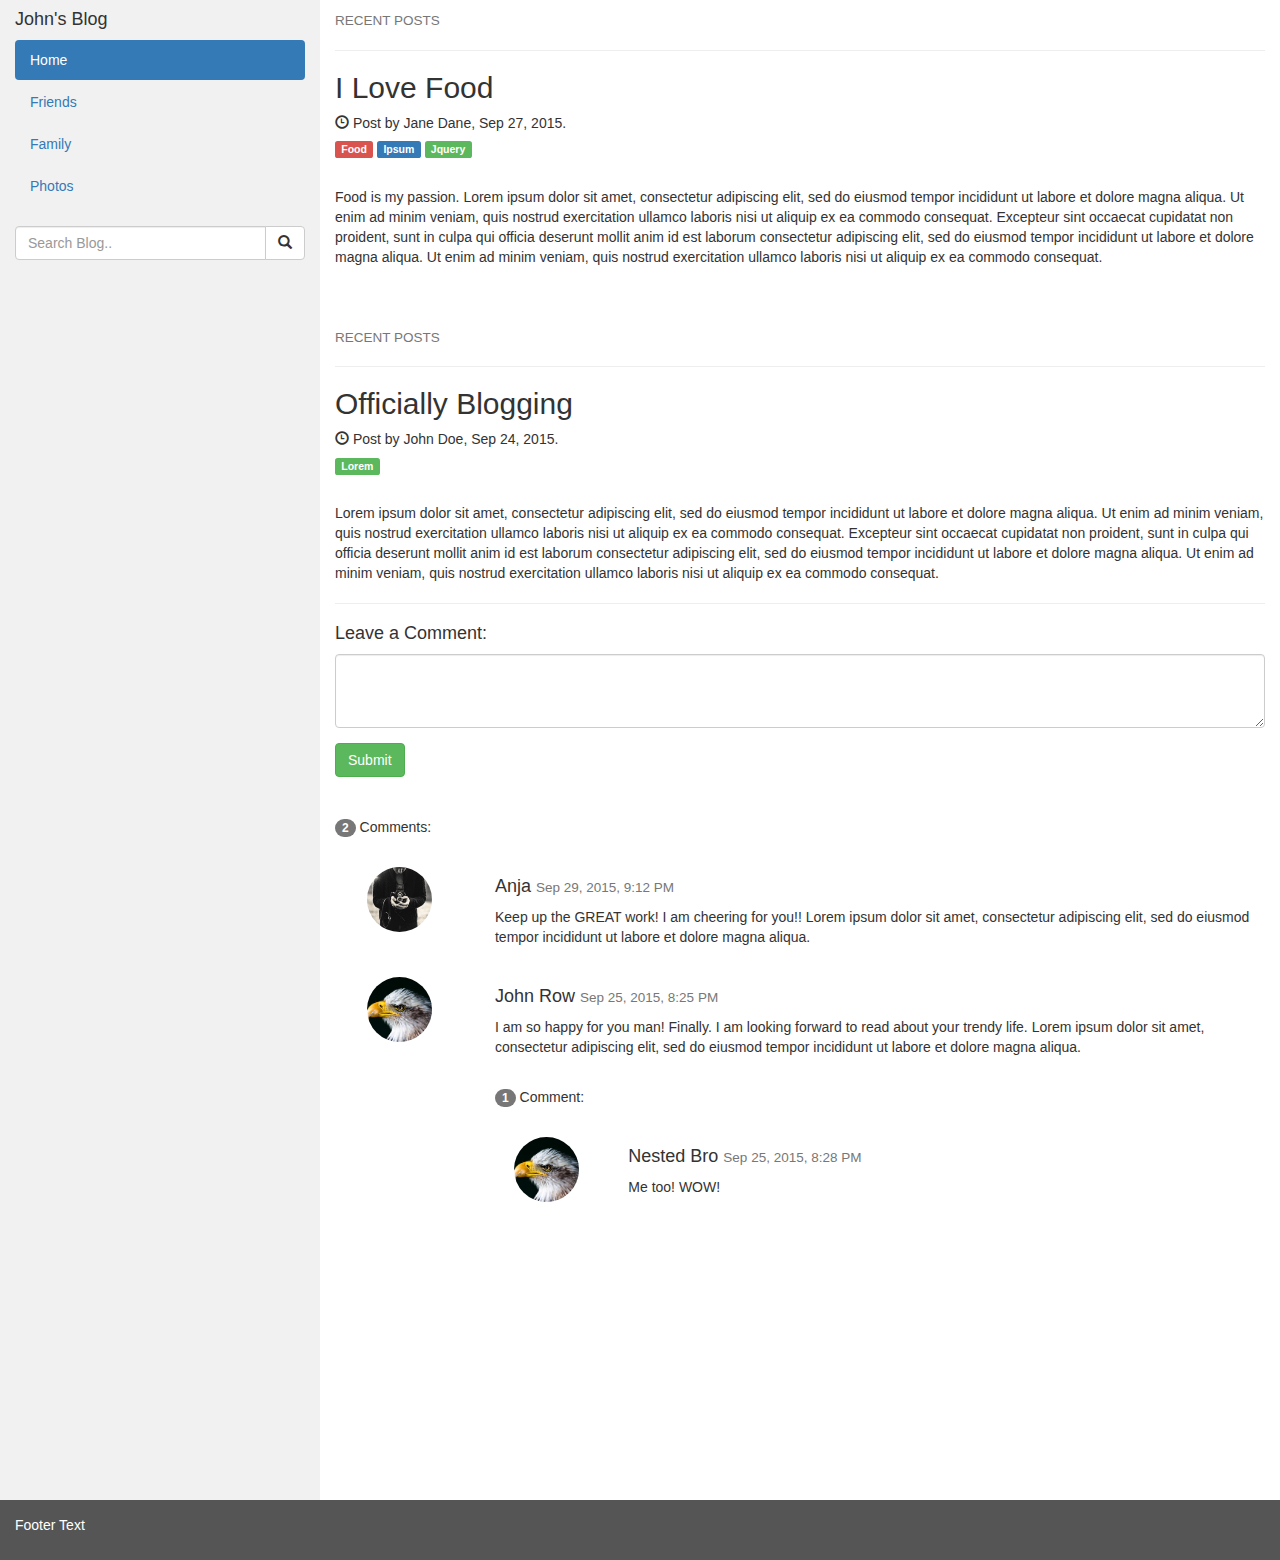
<file: exo-2/index.html>
<!DOCTYPE html>
<html lang="en">

<head>
    <title>Exercice 2</title>
    <meta charset="utf-8">
    <meta name="viewport" content="width=device-width, initial-scale=1">
    <link rel="stylesheet" href="https://maxcdn.bootstrapcdn.com/bootstrap/3.3.7/css/bootstrap.min.css">
    <link rel="stylesheet" href="index.css">
    <script src="https://ajax.googleapis.com/ajax/libs/jquery/3.2.1/jquery.min.js"></script>
    <script src="https://maxcdn.bootstrapcdn.com/bootstrap/3.3.7/js/bootstrap.min.js"></script>
</head>

<body>
    <div class="container-fluid">
        <div class="row content">
            <div class="col-sm-3 sidenav">
                <h4 id="title">John's Blog</h4>
                <ul class="nav nav-pills nav-stacked">
                    <li class="active">
                        <a href="#section1">Home</a>
                    </li>
                    <li>
                        <a href="#section2">Friends</a>
                    </li>
                    <li>
                        <a href="#section3">Family</a>
                    </li>
                    <li>
                        <a href="#section3">Photos</a>
                    </li>
                </ul>
                <br>
                <div class="input-group">
                    <input type="text" class="form-control" placeholder="Search Blog..">
                    <span class="input-group-btn">
                        <button class="btn btn-default" type="button">
                            <span class="glyphicon glyphicon-search"></span>
                        </button>
                    </span>
                </div>
            </div>

            <div class="col-sm-9">
                <h4>
                    <small>RECENT POSTS</small>
                </h4>
                <hr>
                <h2>I Love Food</h2>
                <h5>
                    <span class="glyphicon glyphicon-time"></span> Post by Jane Dane, Sep 27, 2015.</h5>
                <h5>
                    <span class="label label-danger article">Food</span>
                    <span class="label label-primary">Ipsum</span>
                    <span class="label label-success">Jquery</span>
                </h5>
                <br>
                <p class="article">Food is my passion. Lorem ipsum dolor sit amet, consectetur adipiscing elit, sed do eiusmod tempor incididunt
                    ut labore et dolore magna aliqua. Ut enim ad minim veniam, quis nostrud exercitation ullamco laboris
                    nisi ut aliquip ex ea commodo consequat. Excepteur sint occaecat cupidatat non proident, sunt in culpa
                    qui officia deserunt mollit anim id est laborum consectetur adipiscing elit, sed do eiusmod tempor incididunt
                    ut labore et dolore magna aliqua. Ut enim ad minim veniam, quis nostrud exercitation ullamco laboris
                    nisi ut aliquip ex ea commodo consequat.</p>
                <br>
                <br>

                <h4>
                    <small>RECENT POSTS</small>
                </h4>
                <hr>
                <h2>Officially Blogging</h2>
                <h5>
                    <span class="glyphicon glyphicon-time"></span> Post by John Doe, Sep 24, 2015.</h5>
                <h5>
                    <span class="label label-success">Lorem</span>
                </h5>
                <br>
                <p>Lorem ipsum dolor sit amet, consectetur adipiscing elit, sed do eiusmod tempor incididunt ut labore et dolore
                    magna aliqua. Ut enim ad minim veniam, quis nostrud exercitation ullamco laboris nisi ut aliquip ex ea
                    commodo consequat. Excepteur sint occaecat cupidatat non proident, sunt in culpa qui officia deserunt
                    mollit anim id est laborum consectetur adipiscing elit, sed do eiusmod tempor incididunt ut labore et
                    dolore magna aliqua. Ut enim ad minim veniam, quis nostrud exercitation ullamco laboris nisi ut aliquip
                    ex ea commodo consequat.</p>
                <hr>

                <h4>Leave a Comment:</h4>
                <form role="form">
                    <div class="form-group">
                        <textarea class="form-control" rows="3" required></textarea>
                    </div>
                    <button type="submit" class="btn btn-success">Submit</button>
                </form>
                <br>
                <br>

                <p>
                    <span class="badge">2</span> Comments:</p>
                <br>

                <div class="row">
                    <div class="col-sm-2 text-center">
                        <img src="bandmember.jpg" class="img-circle" height="65" width="65" alt="Avatar">
                    </div>
                    <div class="col-sm-10">
                        <h4>Anja
                            <small>Sep 29, 2015, 9:12 PM</small>
                        </h4>
                        <p>Keep up the GREAT work! I am cheering for you!! Lorem ipsum dolor sit amet, consectetur adipiscing
                            elit, sed do eiusmod tempor incididunt ut labore et dolore magna aliqua.</p>
                        <br>
                    </div>
                    <div class="col-sm-2 text-center">
                        <img src="bird.jpg" class="img-circle" height="65" width="65" alt="Avatar">
                    </div>
                    <div class="col-sm-10">
                        <h4>John Row
                            <small>Sep 25, 2015, 8:25 PM</small>
                        </h4>
                        <p>I am so happy for you man! Finally. I am looking forward to read about your trendy life. Lorem ipsum
                            dolor sit amet, consectetur adipiscing elit, sed do eiusmod tempor incididunt ut labore et dolore
                            magna aliqua.</p>
                        <br>
                        <p>
                            <span class="badge">1</span> Comment:</p>
                        <br>
                        <div class="row">
                            <div class="col-sm-2 text-center">
                                <img src="bird.jpg" class="img-circle" height="65" width="65" alt="Avatar">
                            </div>
                            <div class="col-xs-10">
                                <h4>Nested Bro
                                    <small>Sep 25, 2015, 8:28 PM</small>
                                </h4>
                                <p>Me too! WOW!</p>
                                <br>
                            </div>
                        </div>
                    </div>
                </div>
            </div>
        </div>
    </div>

    <footer class="container-fluid">
        <p>Footer Text</p>
    </footer>

</body>

</html>
</file>
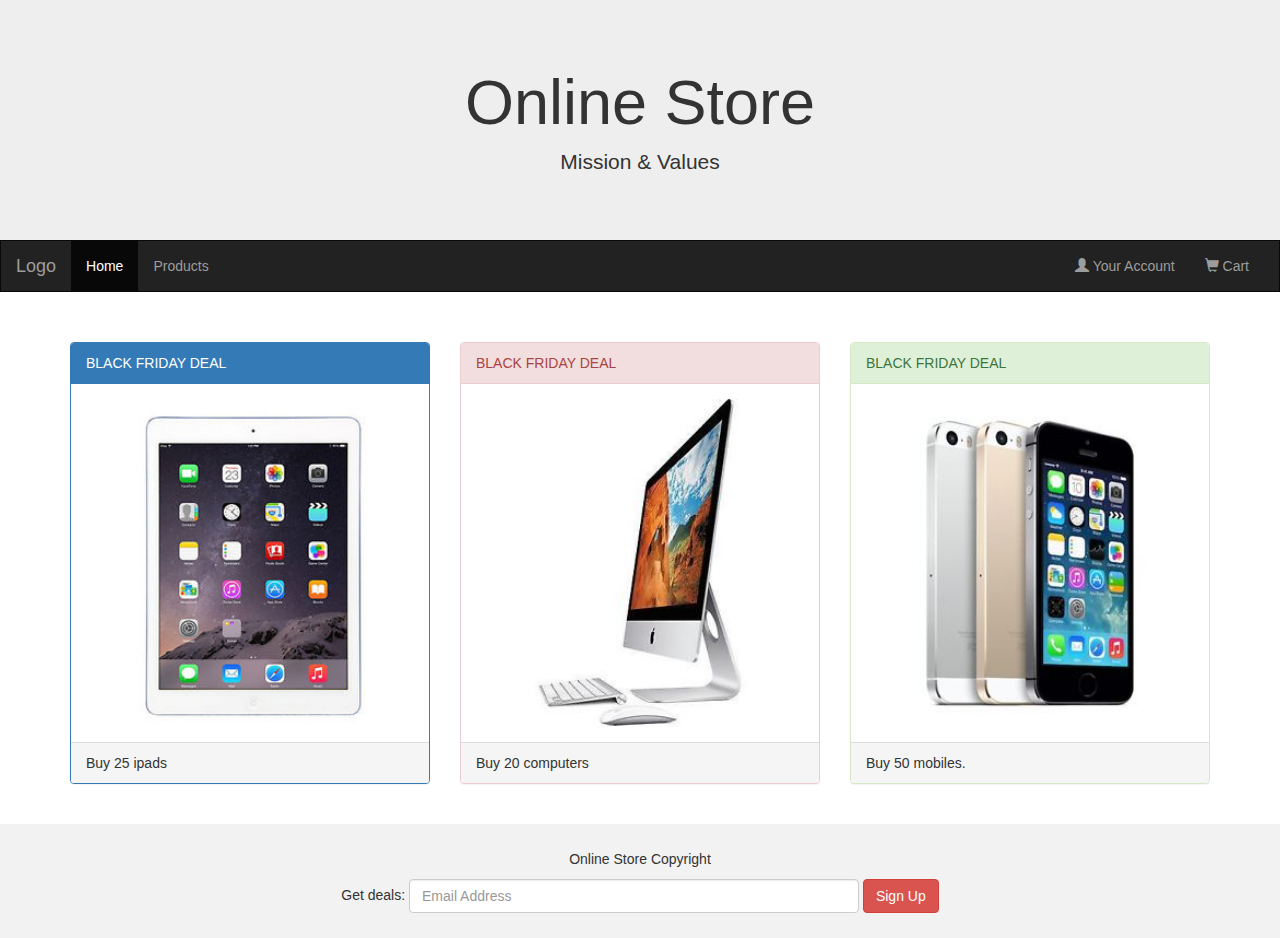
<file: exo-4/index.html>
<!DOCTYPE html>
<html lang="en">

<head>
    <title>Exercice 4</title>
    <meta charset="utf-8">
    <meta name="viewport" content="width=device-width, initial-scale=1">
    <link rel="stylesheet" href="https://maxcdn.bootstrapcdn.com/bootstrap/3.3.7/css/bootstrap.min.css">
    <link rel="stylesheet" href="index.css">
    <script src="https://ajax.googleapis.com/ajax/libs/jquery/3.2.1/jquery.min.js"></script>
    <script src="https://maxcdn.bootstrapcdn.com/bootstrap/3.3.7/js/bootstrap.min.js"></script>
</head>

<body>

    <div class="jumbotron">
        <div class="container text-center">
            <h1>Online Store</h1>
            <p>Mission & Values</p>
        </div>
    </div>

    <nav class="navbar navbar-inverse">
        <div class="container-fluid">
            <div class="navbar-header">
                <button type="button" class="navbar-toggle" data-toggle="collapse" data-target="#myNavbar">
                    <span class="icon-bar"></span>
                    <span class="icon-bar"></span>
                    <span class="icon-bar"></span>
                </button>
                <a class="navbar-brand" href="#">Logo</a>
            </div>
            <div class="collapse navbar-collapse" id="myNavbar">
                <ul class="nav navbar-nav">
                    <li class="active">
                        <a href="#">Home</a>
                    </li>
                    <li>
                        <a href="#">Products</a>
                    </li>
                </ul>
                <ul class="nav navbar-nav navbar-right">
                    <li>
                        <a href="#">
                            <span class="glyphicon glyphicon-user"></span> Your Account</a>
                    </li>
                    <li>
                        <a href="#">
                            <span class="glyphicon glyphicon-shopping-cart"></span> Cart</a>
                    </li>
                </ul>
            </div>
        </div>
    </nav>

    <div class="container">
        <div class="row">
            <div class="col-sm-4">
                <div class="panel panel-primary">
                    <div class="panel-heading">BLACK FRIDAY DEAL</div>
                    <div class="panel-body">
                        <img src="ipad.jpg" class="img-responsive" style="width:100%" alt="Image">
                    </div>
                    <div class="panel-footer">Buy 25 ipads</div>
                </div>
            </div>
            <div class="col-sm-4">
                <div class="panel panel-danger">
                    <div class="panel-heading">BLACK FRIDAY DEAL</div>
                    <div class="panel-body">
                        <img src="computer.jpeg" class="img-responsive" style="width:100%" alt="Image">
                    </div>
                    <div class="panel-footer">Buy 20 computers</div>
                </div>
            </div>
            <div class="col-sm-4">
                <div class="panel panel-success">
                    <div class="panel-heading">BLACK FRIDAY DEAL</div>
                    <div class="panel-body">
                        <img src="iphone.jpg" class="img-responsive" style="width:100%" alt="Image">
                    </div>
                    <div class="panel-footer">Buy 50 mobiles.</div>
                </div>
            </div>
        </div>
    </div>
    <br>

    <footer class="container-fluid text-center">
        <p>Online Store Copyright</p>
        <form class="form-inline">Get deals:
            <input type="email" class="form-control" size="50" placeholder="Email Address">
            <button type="button" class="btn btn-danger">Sign Up</button>
        </form>
    </footer>

</body>

</html>
</file>
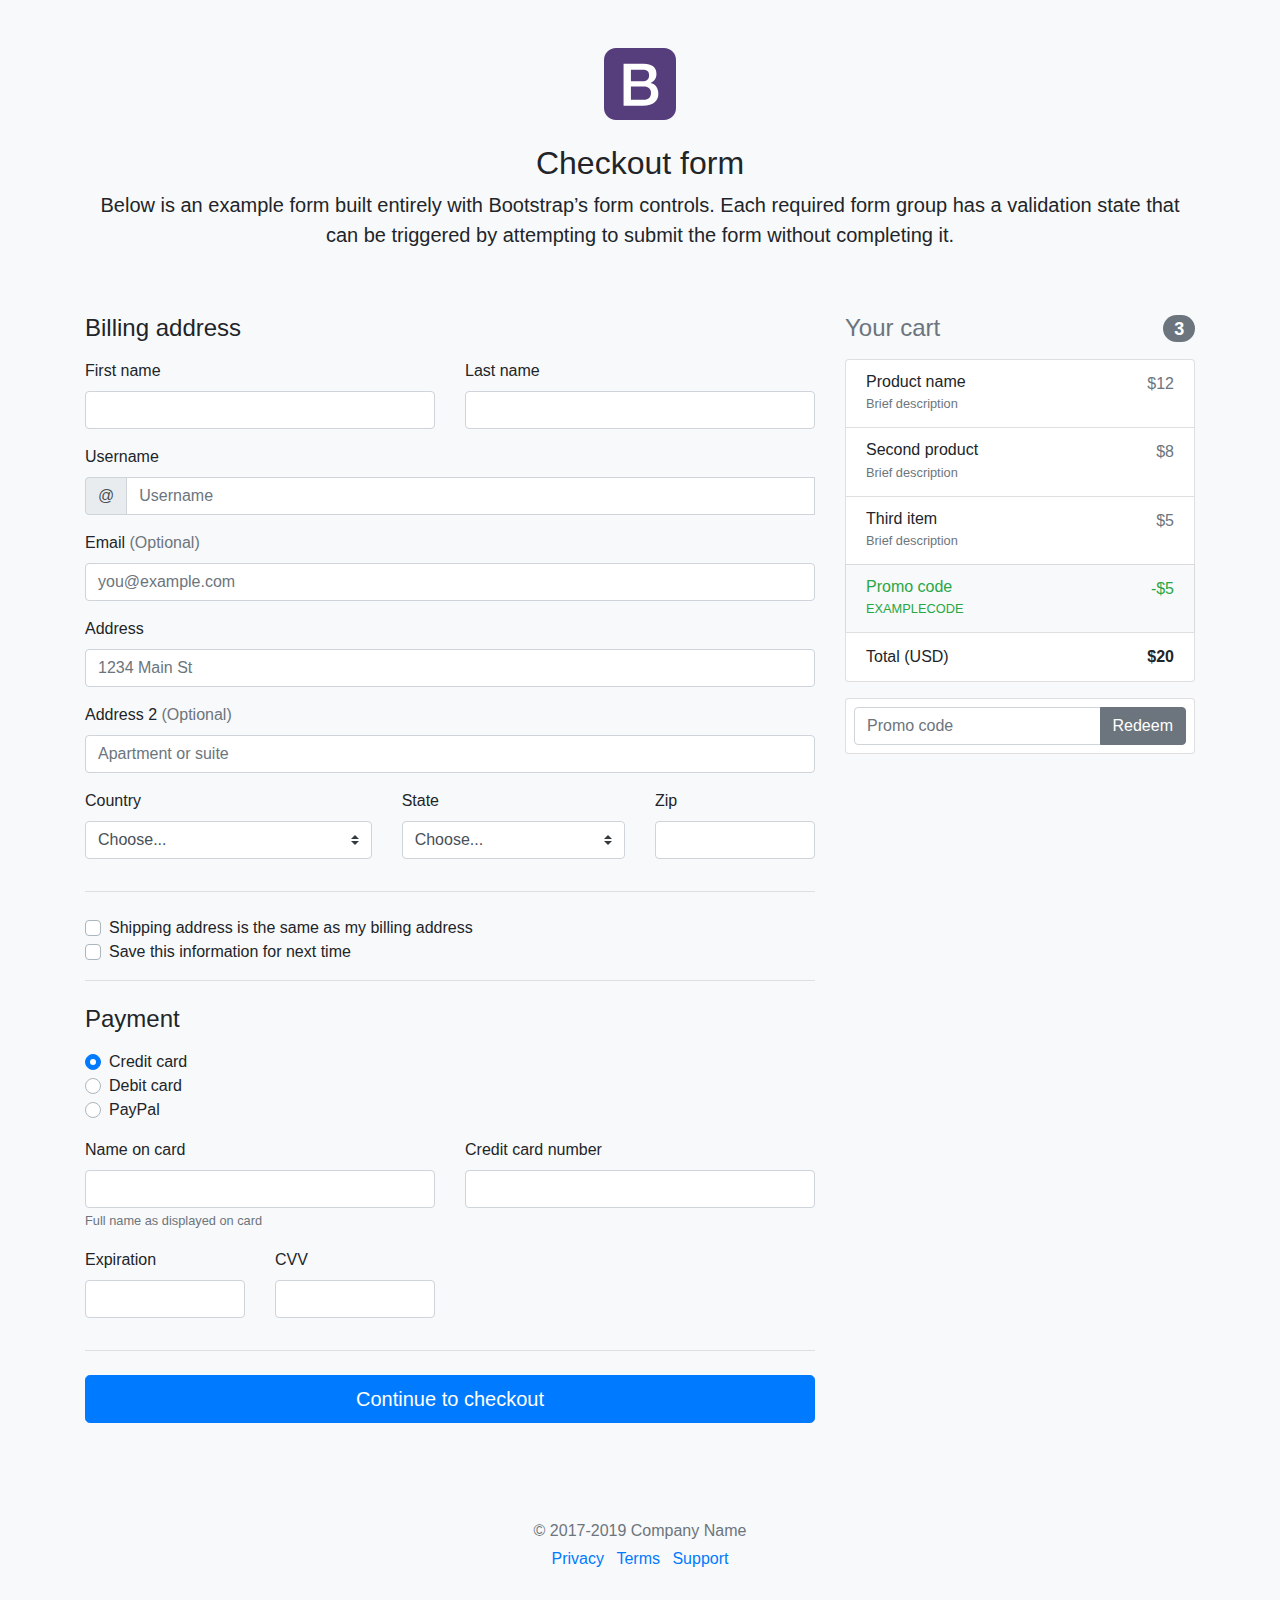
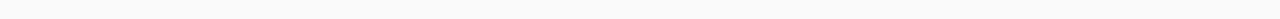
<file: exo-9/index.html>
<!doctype html>
<html lang="en">

<head>
    <title>Title</title>
    <!-- Required meta tags -->
    <meta charset="utf-8">
    <meta name="viewport" content="width=device-width, initial-scale=1, shrink-to-fit=no">

    <!-- Bootstrap CSS -->
    <link rel="stylesheet" href="https://stackpath.bootstrapcdn.com/bootstrap/4.3.1/css/bootstrap.min.css"
        integrity="sha384-ggOyR0iXCbMQv3Xipma34MD+dH/1fQ784/j6cY/iJTQUOhcWr7x9JvoRxT2MZw1T" crossorigin="anonymous">
</head>

<body class="bg-light">
    <div class="container">
        <div class="py-5 text-center">
            <img class="d-block mx-auto mb-4" src="./bootstrap-solid.svg" alt="" width="72" height="72">
            <h2>Checkout form</h2>
            <p class="lead">Below is an example form built entirely with Bootstrap’s form controls. Each required form
                group
                has a validation state that can be triggered by attempting to submit the form without completing it.</p>
        </div>

        <div class="row">
            <div class="col-md-4 order-md-2 mb-4">
                <h4 class="d-flex justify-content-between align-items-center mb-3">
                    <span class="text-muted">Your cart</span>
                    <span class="badge badge-secondary badge-pill">3</span>
                </h4>
                <ul class="list-group mb-3">
                    <li class="list-group-item d-flex justify-content-between lh-condensed">
                        <div>
                            <h6 class="my-0">Product name</h6>
                            <small class="text-muted">Brief description</small>
                        </div>
                        <span class="text-muted">$12</span>
                    </li>
                    <li class="list-group-item d-flex justify-content-between lh-condensed">
                        <div>
                            <h6 class="my-0">Second product</h6>
                            <small class="text-muted">Brief description</small>
                        </div>
                        <span class="text-muted">$8</span>
                    </li>
                    <li class="list-group-item d-flex justify-content-between lh-condensed">
                        <div>
                            <h6 class="my-0">Third item</h6>
                            <small class="text-muted">Brief description</small>
                        </div>
                        <span class="text-muted">$5</span>
                    </li>
                    <li class="list-group-item d-flex justify-content-between bg-light">
                        <div class="text-success">
                            <h6 class="my-0">Promo code</h6>
                            <small>EXAMPLECODE</small>
                        </div>
                        <span class="text-success">-$5</span>
                    </li>
                    <li class="list-group-item d-flex justify-content-between">
                        <span>Total (USD)</span>
                        <strong>$20</strong>
                    </li>
                </ul>

                <form class="card p-2">
                    <div class="input-group">
                        <input type="text" class="form-control" placeholder="Promo code">
                        <div class="input-group-append">
                            <button type="submit" class="btn btn-secondary">Redeem</button>
                        </div>
                    </div>
                </form>
            </div>
            <div class="col-md-8 order-md-1">
                <h4 class="mb-3">Billing address</h4>
                <form class="needs-validation" novalidate>
                    <div class="row">
                        <div class="col-md-6 mb-3">
                            <label for="firstName">First name</label>
                            <input type="text" class="form-control" id="firstName" placeholder="" value="" required>
                            <div class="invalid-feedback">
                                Valid first name is required.
                            </div>
                        </div>
                        <div class="col-md-6 mb-3">
                            <label for="lastName">Last name</label>
                            <input type="text" class="form-control" id="lastName" placeholder="" value="" required>
                            <div class="invalid-feedback">
                                Valid last name is required.
                            </div>
                        </div>
                    </div>

                    <div class="mb-3">
                        <label for="username">Username</label>
                        <div class="input-group">
                            <div class="input-group-prepend">
                                <span class="input-group-text">@</span>
                            </div>
                            <input type="text" class="form-control" id="username" placeholder="Username" required>
                            <div class="invalid-feedback" style="width: 100%;">
                                Your username is required.
                            </div>
                        </div>
                    </div>

                    <div class="mb-3">
                        <label for="email">Email <span class="text-muted">(Optional)</span></label>
                        <input type="email" class="form-control" id="email" placeholder="you@example.com">
                        <div class="invalid-feedback">
                            Please enter a valid email address for shipping updates.
                        </div>
                    </div>

                    <div class="mb-3">
                        <label for="address">Address</label>
                        <input type="text" class="form-control" id="address" placeholder="1234 Main St" required>
                        <div class="invalid-feedback">
                            Please enter your shipping address.
                        </div>
                    </div>

                    <div class="mb-3">
                        <label for="address2">Address 2 <span class="text-muted">(Optional)</span></label>
                        <input type="text" class="form-control" id="address2" placeholder="Apartment or suite">
                    </div>

                    <div class="row">
                        <div class="col-md-5 mb-3">
                            <label for="country">Country</label>
                            <select class="custom-select d-block w-100" id="country" required>
                                <option value="">Choose...</option>
                                <option>United States</option>
                            </select>
                            <div class="invalid-feedback">
                                Please select a valid country.
                            </div>
                        </div>
                        <div class="col-md-4 mb-3">
                            <label for="state">State</label>
                            <select class="custom-select d-block w-100" id="state" required>
                                <option value="">Choose...</option>
                                <option>California</option>
                            </select>
                            <div class="invalid-feedback">
                                Please provide a valid state.
                            </div>
                        </div>
                        <div class="col-md-3 mb-3">
                            <label for="zip">Zip</label>
                            <input type="text" class="form-control" id="zip" placeholder="" required>
                            <div class="invalid-feedback">
                                Zip code required.
                            </div>
                        </div>
                    </div>
                    <hr class="mb-4">
                    <div class="custom-control custom-checkbox">
                        <input type="checkbox" class="custom-control-input" id="same-address">
                        <label class="custom-control-label" for="same-address">Shipping address is the same as my
                            billing
                            address</label>
                    </div>
                    <div class="custom-control custom-checkbox">
                        <input type="checkbox" class="custom-control-input" id="save-info">
                        <label class="custom-control-label" for="save-info">Save this information for next time</label>
                    </div>
                    <hr class="mb-4">

                    <h4 class="mb-3">Payment</h4>

                    <div class="d-block my-3">
                        <div class="custom-control custom-radio">
                            <input id="credit" name="paymentMethod" type="radio" class="custom-control-input" checked
                                required>
                            <label class="custom-control-label" for="credit">Credit card</label>
                        </div>
                        <div class="custom-control custom-radio">
                            <input id="debit" name="paymentMethod" type="radio" class="custom-control-input" required>
                            <label class="custom-control-label" for="debit">Debit card</label>
                        </div>
                        <div class="custom-control custom-radio">
                            <input id="paypal" name="paymentMethod" type="radio" class="custom-control-input" required>
                            <label class="custom-control-label" for="paypal">PayPal</label>
                        </div>
                    </div>
                    <div class="row">
                        <div class="col-md-6 mb-3">
                            <label for="cc-name">Name on card</label>
                            <input type="text" class="form-control" id="cc-name" placeholder="" required>
                            <small class="text-muted">Full name as displayed on card</small>
                            <div class="invalid-feedback">
                                Name on card is required
                            </div>
                        </div>
                        <div class="col-md-6 mb-3">
                            <label for="cc-number">Credit card number</label>
                            <input type="text" class="form-control" id="cc-number" placeholder="" required>
                            <div class="invalid-feedback">
                                Credit card number is required
                            </div>
                        </div>
                    </div>
                    <div class="row">
                        <div class="col-md-3 mb-3">
                            <label for="cc-expiration">Expiration</label>
                            <input type="text" class="form-control" id="cc-expiration" placeholder="" required>
                            <div class="invalid-feedback">
                                Expiration date required
                            </div>
                        </div>
                        <div class="col-md-3 mb-3">
                            <label for="cc-cvv">CVV</label>
                            <input type="text" class="form-control" id="cc-cvv" placeholder="" required>
                            <div class="invalid-feedback">
                                Security code required
                            </div>
                        </div>
                    </div>
                    <hr class="mb-4">
                    <button class="btn btn-primary btn-lg btn-block" type="submit">Continue to checkout</button>
                </form>
            </div>
        </div>

        <footer class="my-5 pt-5 text-muted text-center text-small">
            <p class="mb-1">&copy; 2017-2019 Company Name</p>
            <ul class="list-inline">
                <li class="list-inline-item"><a href="#">Privacy</a></li>
                <li class="list-inline-item"><a href="#">Terms</a></li>
                <li class="list-inline-item"><a href="#">Support</a></li>
            </ul>
        </footer>
    </div>

    <!-- Optional JavaScript -->
    <script src="script.js"></script>
</body>

</html>
</file>
<file: exo-2/index.css>
/* Set height of the grid so .sidenav can be 100% (adjust if needed) */

 .row.content {
     height: 1500px
 }
 /* Set gray background color and 100% height */

 .sidenav {
     background-color: #f1f1f1;
     height: 100%;
 }
 /* Set black background color, white text and some padding */

 footer {
     background-color: #555;
     color: white;
     padding: 15px;
 }
 /* On small screens, set height to 'auto' for sidenav and grid */

 @media screen and (max-width: 767px) {
     .sidenav {
         height: auto;
         padding: 15px;
     }
     .row.content {
         height: auto;
     }
 }
</file>
<file: exo-4/index.css>
/* Remove the navbar's default rounded borders and increase the bottom margin */

        .navbar {
            margin-bottom: 50px;
            border-radius: 0;
        }
        /* Remove the jumbotron's default bottom margin */

        .jumbotron {
            margin-bottom: 0;
        }
        /* Add a gray background color and some padding to the footer */

        footer {
            background-color: #f2f2f2;
            padding: 25px;
        }
</file>
